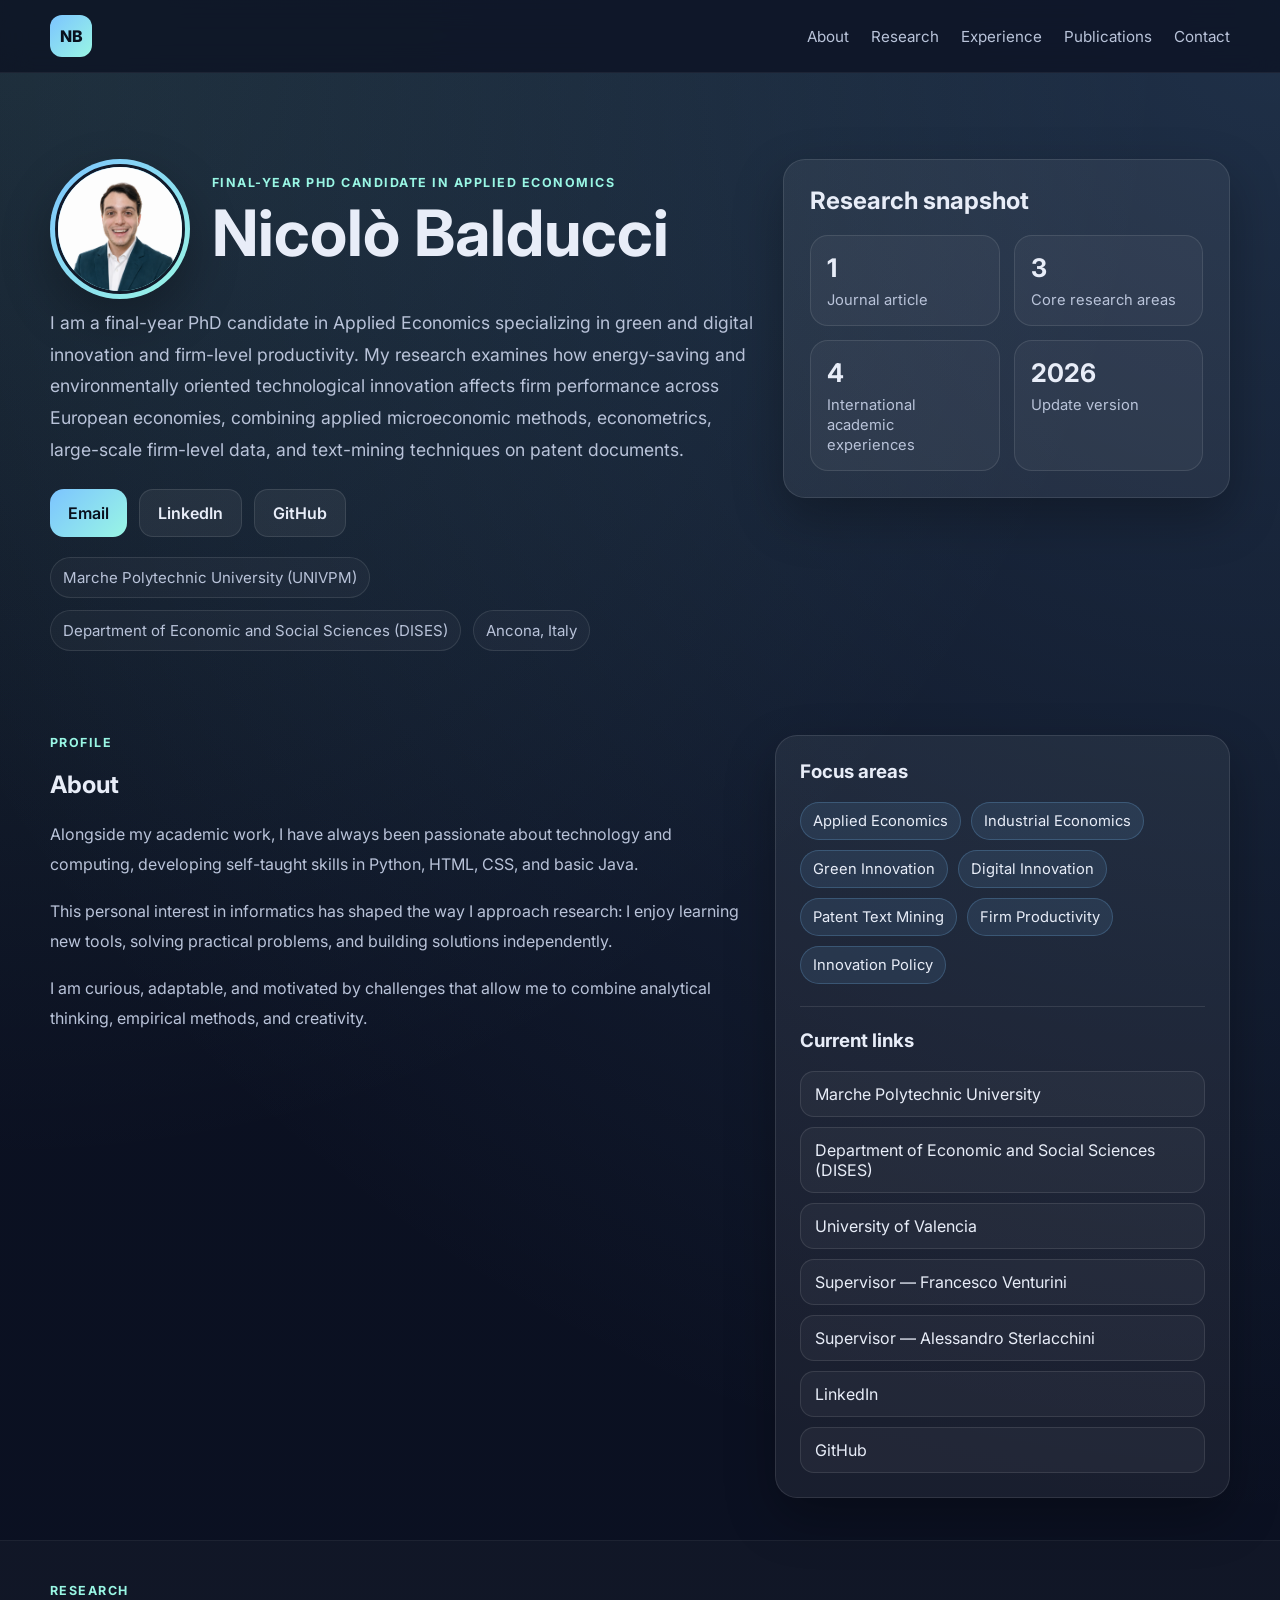
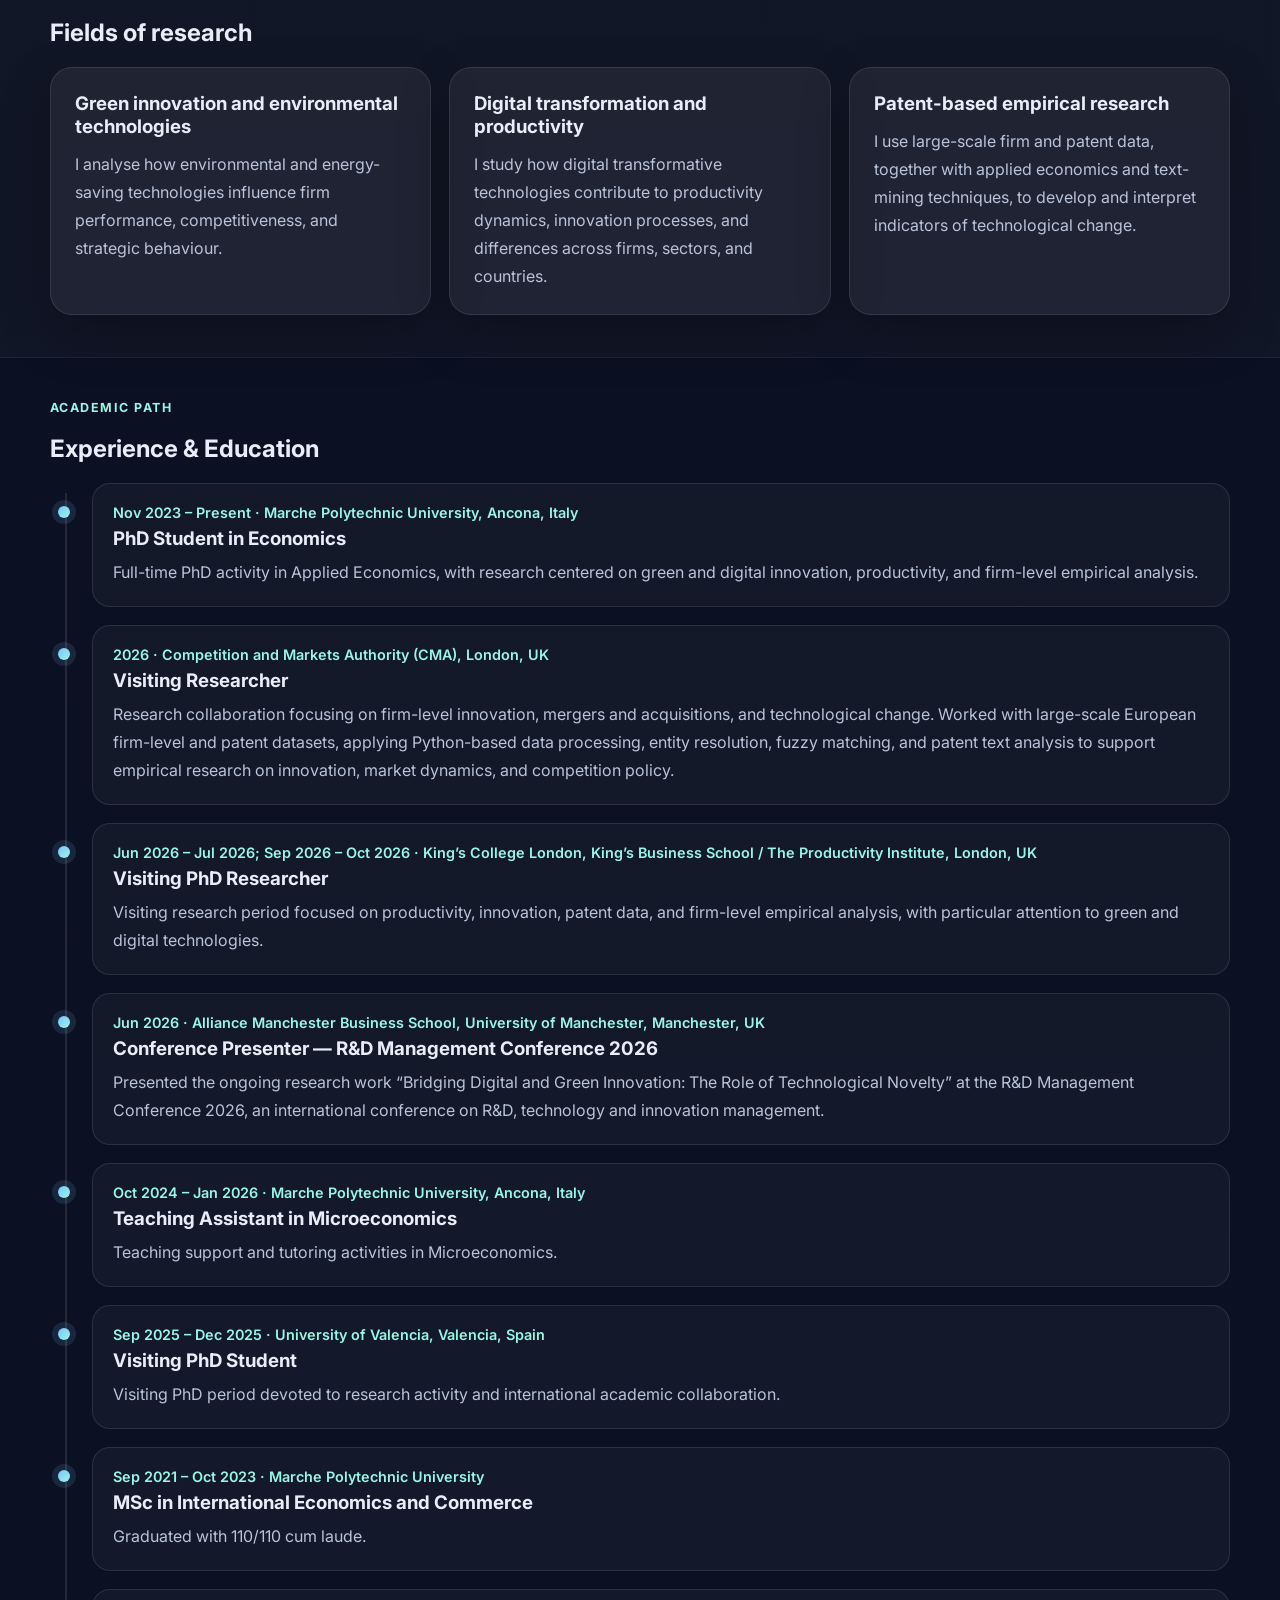
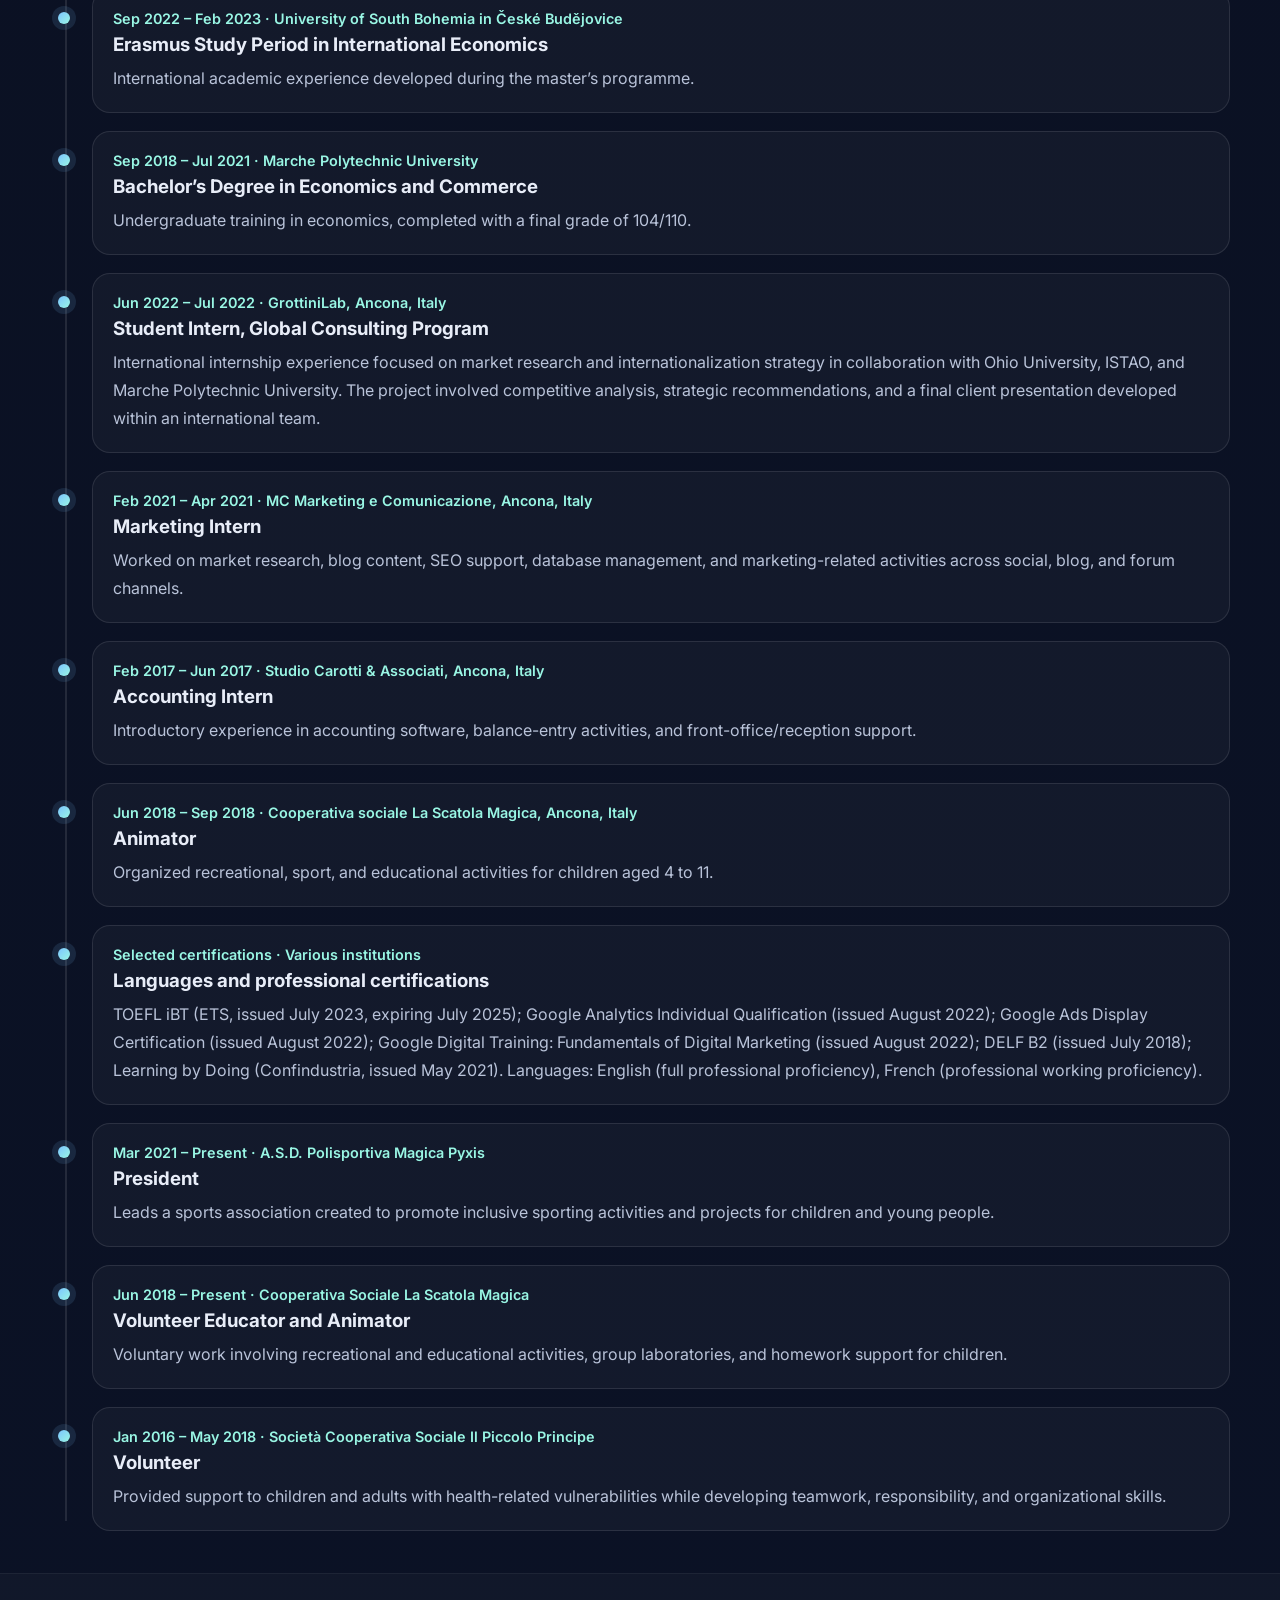
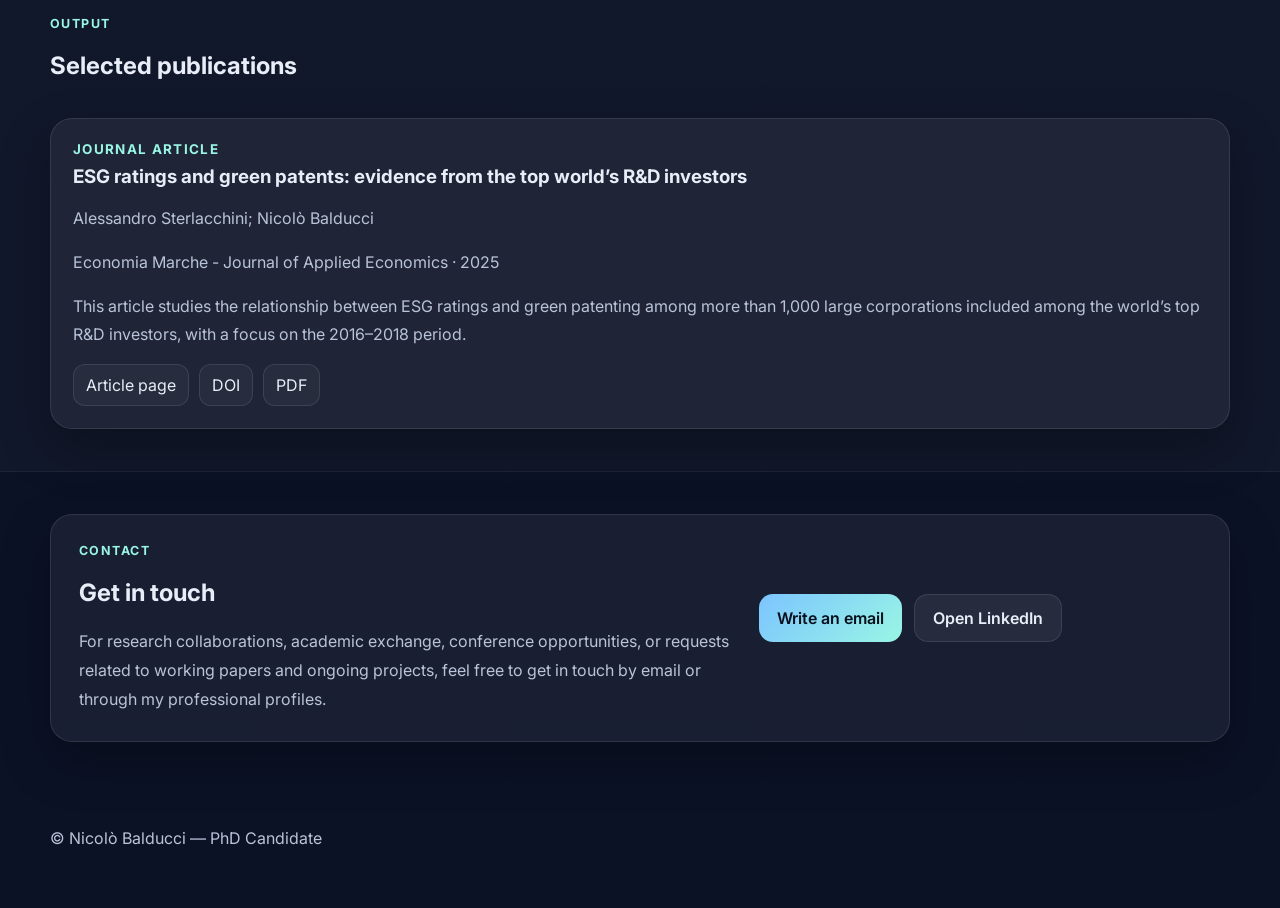
<file: index.html>
<!DOCTYPE html>
<html lang="en">
<head>
  <meta charset="UTF-8" />

  <meta name="viewport" content="width=device-width, initial-scale=1.0" />

  <title>Nicolò Balducci | Research Portfolio</title>

  <meta
    name="description"
    content="Academic research portfolio of Nicolò Balducci, PhD candidate in Applied Economics, with research interests in green innovation, digital transformation, patents, productivity and firm-level data."
  />

  <meta name="author" content="Nicolò Balducci" />

  <link rel="canonical" href="https://nicolo-balducci.github.io/Nicolo-Balducci/" />

  <meta property="og:title" content="Nicolò Balducci | Research Portfolio" />
  <meta
    property="og:description"
    content="Academic research portfolio of Nicolò Balducci, PhD candidate in Applied Economics."
  />
  <meta property="og:type" content="website" />
  <meta property="og:url" content="https://nicolo-balducci.github.io/Nicolo-Balducci/" />

  <link rel="preconnect" href="https://fonts.googleapis.com" />
  <link rel="preconnect" href="https://fonts.gstatic.com" crossorigin />

  <link
    href="https://fonts.googleapis.com/css2?family=Inter:wght@400;500;600;700;800&display=swap"
    rel="stylesheet"
  />

  <link rel="stylesheet" href="styles.css" />
</head>
<body>
  <header class="site-header">
    <div class="container nav-wrap">
      <a class="brand" href="#top">NB</a>
      <nav class="nav">
        <a href="#about">About</a>
        <a href="#research">Research</a>
        <a href="#experience">Experience</a>
        <a href="#publications">Publications</a>
        <a href="#contact">Contact</a>
      </nav>
    </div>
  </header>

  <main id="top">
    <section class="hero">
      <div class="container hero-grid">
        <div>
          <div class="hero-intro">
            <div class="hero-photo-wrap">
              <img id="hero-photo" class="hero-photo" alt="Profile picture of Nicolò Balducci" />
            </div>
            <div>
              <p class="eyebrow" id="hero-role"></p>
              <h1 id="hero-name"></h1>
            </div>
          </div>
          <p class="hero-text" id="hero-summary"></p>
          <div class="hero-actions" id="hero-actions"></div>
          <ul class="meta-list" id="hero-meta"></ul>
        </div>
        <aside class="hero-card">
          <h2>Research snapshot</h2>
          <div class="stat-grid" id="stats"></div>
        </aside>
      </div>
    </section>

    <section class="section" id="about">
      <div class="container two-col">
        <div>
          <p class="section-label">Profile</p>
          <h2>About</h2>
          <div id="about-content" class="prose"></div>
        </div>
        <div class="panel">
          <h3>Focus areas</h3>
          <ul class="tag-list" id="research-tags"></ul>
          <div class="divider"></div>
          <h3>Current links</h3>
          <div class="links-list" id="profile-links"></div>
        </div>
      </div>
    </section>

    <section class="section alt" id="research">
      <div class="container">
        <p class="section-label">Research</p>
        <h2>Fields of research</h2>
        <div class="card-grid" id="research-grid"></div>
      </div>
    </section>

    <section class="section" id="experience">
      <div class="container">
        <p class="section-label">Academic path</p>
        <h2>Experience & Education</h2>
        <div class="timeline" id="timeline"></div>
      </div>
    </section>

    <section class="section alt" id="publications">
      <div class="container">
        <div class="section-head">
          <div>
            <p class="section-label">Output</p>
            <h2>Selected publications</h2>
          </div>
          <p class="section-note"></p>
        </div>
        <div class="publication-list" id="publication-list"></div>
      </div>
    </section>

    <section class="section" id="contact">
      <div class="container contact-box">
        <div>
          <p class="section-label">Contact</p>
          <h2>Get in touch</h2>
          <p id="contact-text"></p>
        </div>
        <div class="contact-actions" id="contact-actions"></div>
      </div>
    </section>
  </main>

  <footer class="site-footer">
    <div class="container footer-wrap">
      <p id="footer-text"></p>
      <p class="footer-note"></p>
    </div>
  </footer>

  <script src="data.js"></script>
  <script src="script.js"></script>
</body>
</html>
</file>
<file: styles.css>
:root {
  --bg: #0b1020;
  --bg-soft: #121933;
  --panel: rgba(255,255,255,0.06);
  --panel-strong: rgba(255,255,255,0.09);
  --text: #e8edf8;
  --muted: #b9c3d9;
  --accent: #7cc4ff;
  --accent-2: #99f6e4;
  --border: rgba(255,255,255,0.10);
  --shadow: 0 20px 50px rgba(0,0,0,0.28);
  --radius: 22px;
  --max: 1180px;
}
* { box-sizing: border-box; }
html { scroll-behavior: smooth; }
body {
  margin: 0;
  font-family: 'Inter', system-ui, sans-serif;
  background:
    radial-gradient(circle at top right, rgba(124,196,255,0.18), transparent 26%),
    radial-gradient(circle at top left, rgba(153,246,228,0.12), transparent 20%),
    linear-gradient(180deg, #0b1020 0%, #0b1226 100%);
  color: var(--text);
}
.container { width: min(var(--max), calc(100% - 32px)); margin: 0 auto; }
.site-header {
  position: sticky; top: 0; z-index: 30;
  backdrop-filter: blur(14px);
  background: rgba(11,16,32,0.72);
  border-bottom: 1px solid rgba(255,255,255,0.06);
}
.nav-wrap {
  display: flex; align-items: center; justify-content: space-between;
  min-height: 72px;
}
.brand {
  display: inline-grid; place-items: center;
  width: 42px; height: 42px; border-radius: 12px;
  background: linear-gradient(135deg, var(--accent), var(--accent-2));
  color: #09101d; font-weight: 800; text-decoration: none;
}
.nav { display: flex; gap: 22px; flex-wrap: wrap; }
.nav a { color: var(--muted); text-decoration: none; font-size: 0.95rem; }
.nav a:hover { color: var(--text); }
.hero { padding: 86px 0 42px; }
.hero-grid {
  display: grid; grid-template-columns: 1.5fr 0.95fr; gap: 28px; align-items: start;
}

.hero-intro {
  display: grid;
  grid-template-columns: 140px 1fr;
  gap: 22px;
  align-items: center;
  margin-bottom: 8px;
}
.hero-photo-wrap {
  width: 140px;
  height: 140px;
  border-radius: 50%;
  padding: 5px;
  background: linear-gradient(135deg, var(--accent), var(--accent-2));
  box-shadow: var(--shadow);
}
.hero-photo {
  width: 100%;
  height: 100%;
  display: block;
  object-fit: cover;
  object-position: center top;
  border-radius: 50%;
  border: 3px solid rgba(11,16,32,0.95);
}
.eyebrow, .section-label {
  text-transform: uppercase; letter-spacing: 0.12em; color: var(--accent-2);
  font-weight: 700; font-size: 0.78rem; margin: 0 0 10px;
}
h1 { font-size: clamp(2.2rem, 5vw, 4.5rem); line-height: 1.02; margin: 0 0 18px; }
.hero-text {
  color: var(--muted); font-size: 1.1rem; line-height: 1.8; max-width: 780px; margin: 0 0 24px;
}
.hero-actions, .contact-actions { display: flex; flex-wrap: wrap; gap: 12px; margin-bottom: 20px; }
.button, .button-secondary {
  padding: 13px 18px; border-radius: 14px; text-decoration: none; font-weight: 600;
  display: inline-flex; align-items: center; gap: 8px; transition: transform .2s ease, opacity .2s ease;
}
.button { background: linear-gradient(135deg, var(--accent), var(--accent-2)); color: #09101d; }
.button-secondary { background: var(--panel); color: var(--text); border: 1px solid var(--border); }
.button:hover, .button-secondary:hover { transform: translateY(-1px); opacity: 0.95; }
.meta-list {
  list-style: none; padding: 0; margin: 0; display: flex; flex-wrap: wrap; gap: 12px;
}
.meta-list li {
  padding: 10px 12px; border: 1px solid var(--border); border-radius: 999px; color: var(--muted);
  background: rgba(255,255,255,0.03); font-size: 0.94rem;
}
.hero-card, .panel, .research-card, .pub-card, .contact-box {
  background: var(--panel); border: 1px solid var(--border); border-radius: var(--radius); box-shadow: var(--shadow);
}
.hero-card { padding: 26px; }
.hero-card h2, .panel h3 { margin-top: 0; }
.stat-grid {
  display: grid; grid-template-columns: 1fr 1fr; gap: 14px;
}
.stat {
  background: rgba(255,255,255,0.04); border: 1px solid var(--border); border-radius: 18px; padding: 16px;
}
.stat strong { display: block; font-size: 1.6rem; margin-bottom: 6px; }
.stat span { color: var(--muted); font-size: 0.92rem; }
.section { padding: 42px 0; }
.section.alt { background: rgba(255,255,255,0.025); border-top: 1px solid rgba(255,255,255,0.05); border-bottom: 1px solid rgba(255,255,255,0.05); }
.two-col { display: grid; grid-template-columns: 1.3fr 0.85fr; gap: 28px; }
.prose p { color: var(--muted); line-height: 1.9; margin: 0 0 16px; }
.panel { padding: 24px; }
.tag-list {
  list-style: none; padding: 0; margin: 0; display: flex; flex-wrap: wrap; gap: 10px;
}
.tag-list li {
  padding: 9px 12px; border-radius: 999px; background: rgba(124,196,255,0.10); border: 1px solid rgba(124,196,255,0.22);
  color: var(--text); font-size: 0.92rem;
}
.divider { height: 1px; background: var(--border); margin: 22px 0; }
.links-list { display: grid; gap: 10px; }
.links-list a { color: var(--text); text-decoration: none; padding: 12px 14px; border-radius: 14px; background: rgba(255,255,255,0.04); border: 1px solid var(--border); }
.card-grid {
  display: grid; grid-template-columns: repeat(3, 1fr); gap: 18px;
}
.research-card { padding: 24px; }
.research-card h3 { margin-top: 0; margin-bottom: 12px; }
.research-card p { margin: 0; color: var(--muted); line-height: 1.75; }
.timeline { position: relative; display: grid; gap: 18px; }
.timeline::before {
  content: ''; position: absolute; left: 15px; top: 10px; bottom: 10px; width: 2px; background: rgba(255,255,255,0.10);
}
.timeline-item {
  position: relative; margin-left: 42px; background: rgba(255,255,255,0.035); border: 1px solid var(--border);
  padding: 20px; border-radius: 18px;
}
.timeline-item::before {
  content: ''; position: absolute; left: -35px; top: 22px; width: 12px; height: 12px; border-radius: 50%;
  background: linear-gradient(135deg, var(--accent), var(--accent-2)); box-shadow: 0 0 0 6px rgba(124,196,255,0.12);
}
.timeline-meta { color: var(--accent-2); font-size: 0.9rem; font-weight: 600; margin-bottom: 6px; }
.timeline-item h3 { margin: 0 0 8px; }
.timeline-item p { margin: 0; color: var(--muted); line-height: 1.75; }
.section-head { display: flex; justify-content: space-between; align-items: end; gap: 18px; margin-bottom: 18px; }
.section-note { color: var(--muted); }
.publication-list { display: grid; gap: 18px; }
.pub-card { padding: 22px; }
.pub-type { color: var(--accent-2); font-size: 0.84rem; text-transform: uppercase; letter-spacing: 0.10em; font-weight: 700; }
.pub-card h3 { margin: 8px 0 10px; }
.pub-authors, .pub-meta, .pub-abstract { color: var(--muted); line-height: 1.75; }
.pub-links { display: flex; flex-wrap: wrap; gap: 10px; margin-top: 14px; }
.pub-links a {
  text-decoration: none; color: var(--text); background: rgba(255,255,255,0.04); border: 1px solid var(--border);
  padding: 10px 12px; border-radius: 12px;
}
.contact-box {
  padding: 28px; display: grid; grid-template-columns: 1.2fr 0.8fr; gap: 18px; align-items: center;
}
#contact-text { color: var(--muted); line-height: 1.8; margin: 0; }
.site-footer { padding: 28px 0 44px; }
.footer-wrap { display: flex; justify-content: space-between; gap: 18px; color: var(--muted); }
.footer-note { text-align: right; }
code {
  font-family: ui-monospace, SFMono-Regular, Menlo, Consolas, monospace;
  background: rgba(255,255,255,0.05); padding: 2px 6px; border-radius: 8px;
}
@media (max-width: 960px) {
  .hero-grid, .two-col, .contact-box, .card-grid { grid-template-columns: 1fr; }
  .section-head, .footer-wrap { flex-direction: column; align-items: start; }
  .footer-note { text-align: left; }
}
@media (max-width: 640px) {
  .nav { gap: 14px; }
  .hero { padding-top: 48px; }
  .hero-intro { grid-template-columns: 1fr; }
  .hero-photo-wrap { width: 120px; height: 120px; }
  .stat-grid { grid-template-columns: 1fr; }
  .timeline-item { margin-left: 34px; }
  .timeline::before { left: 11px; }
}
</file>
